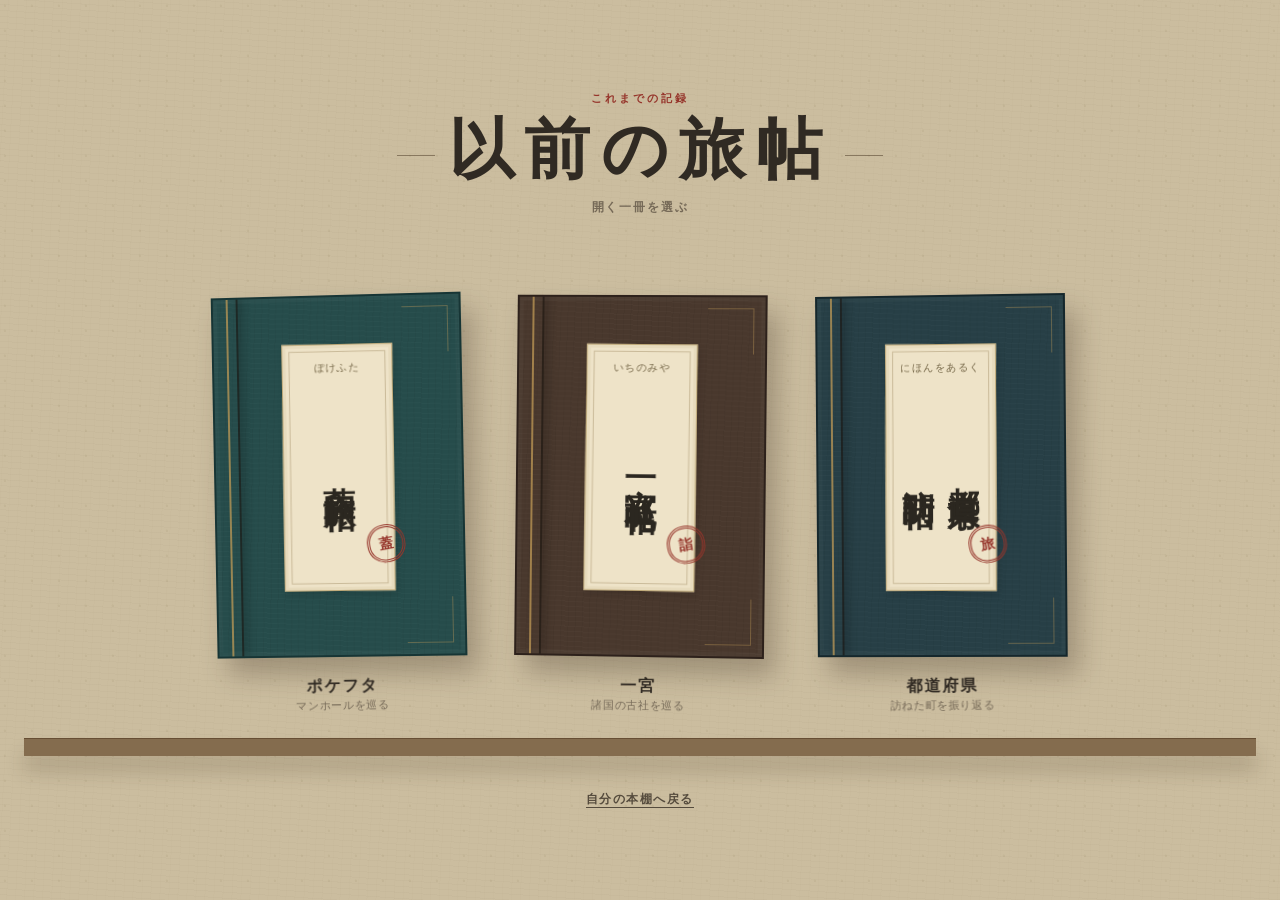
<file: archive.html>
<!doctype html>
<html lang="ja">
<head>
  <meta charset="utf-8">
  <meta name="viewport" content="width=device-width, initial-scale=1">
  <meta name="theme-color" content="#5c4935">
  <meta name="description" content="これまで作成したポケフタ、一宮、都道府県の三冊を開く目次。">
  <title>以前の旅帖｜三冊の目次</title>
  <link rel="manifest" href="manifest.webmanifest">
  <link rel="icon" href="assets/icons/app-icon-192.png">
  <link rel="apple-touch-icon" href="assets/icons/apple-touch-icon.png">
  <link rel="stylesheet" href="assets/css/contents.css">
</head>
<body>
  <main class="contents" id="main">
    <header class="contents-heading">
      <p>これまでの記録</p>
      <h1>以前の旅帖</h1>
      <span>開く一冊を選ぶ</span>
    </header>

    <nav class="book-selection" aria-label="以前の旅帖を選ぶ">
      <a class="book-choice book-pokefuta" href="pokefuta.html">
        <span class="mini-cover">
          <span class="mini-binding" aria-hidden="true"></span>
          <span class="mini-label"><small>ぽけふた</small><strong>蓋印旅帖</strong><i aria-hidden="true">蓋</i></span>
        </span>
        <span class="book-caption"><strong>ポケフタ</strong><small>マンホールを巡る</small></span>
      </a>

      <a class="book-choice book-ichinomiya" href="ichinomiya/index.html">
        <span class="mini-cover">
          <span class="mini-binding" aria-hidden="true"></span>
          <span class="mini-label"><small>いちのみや</small><strong>一宮巡礼帖</strong><i aria-hidden="true">詣</i></span>
        </span>
        <span class="book-caption"><strong>一宮</strong><small>諸国の古社を巡る</small></span>
      </a>

      <a class="book-choice book-todofuken" href="todofuken/index.html">
        <span class="mini-cover">
          <span class="mini-binding" aria-hidden="true"></span>
          <span class="mini-label"><small>にほんをあるく</small><strong>都道府県<br>訪問帖</strong><i aria-hidden="true">旅</i></span>
        </span>
        <span class="book-caption"><strong>都道府県</strong><small>訪ねた町を振り返る</small></span>
      </a>
    </nav>

    <a class="collection-home" href="index.html">自分の本棚へ戻る</a>
  </main>
  <script src="assets/js/pwa.js"></script>
</body>
</html>
</file>
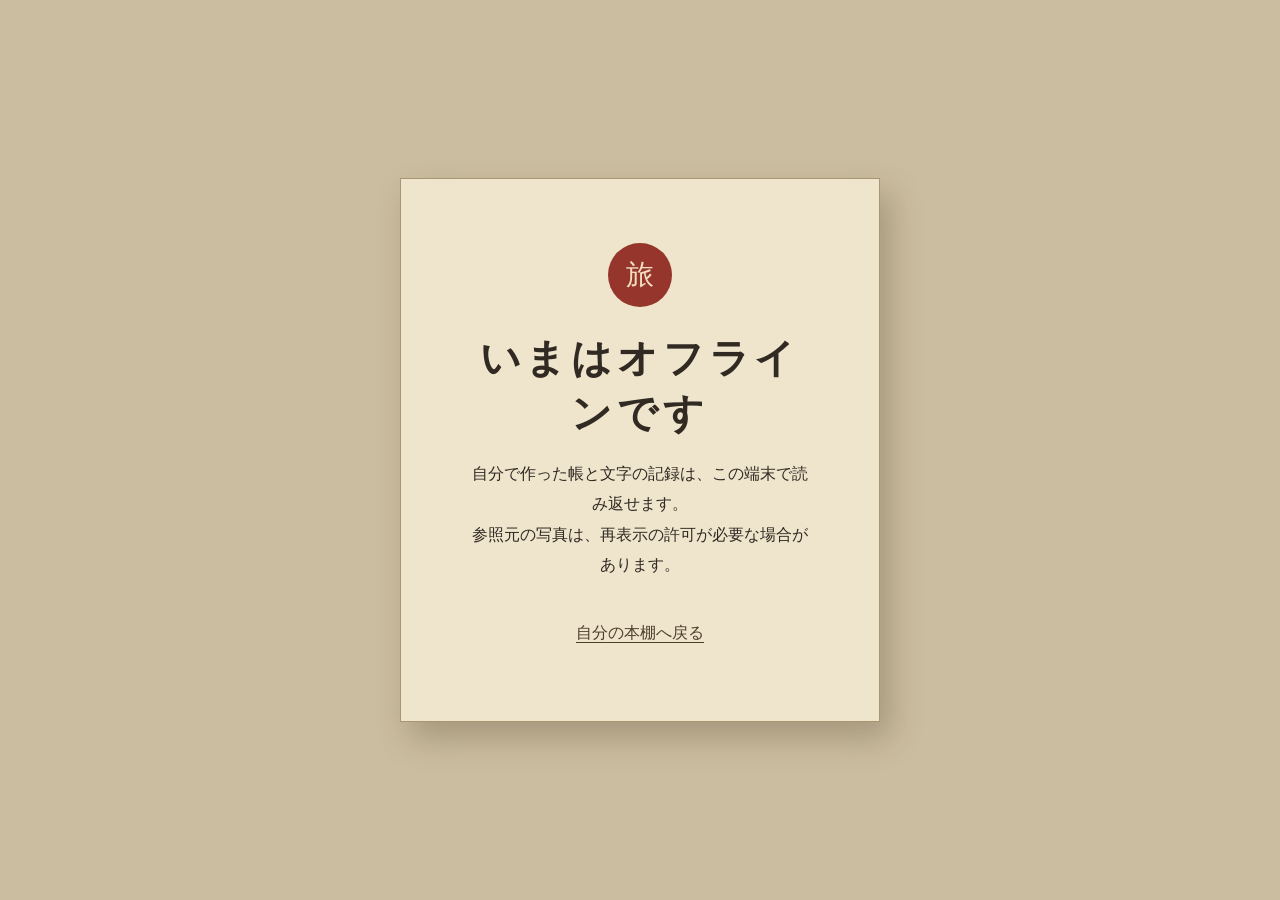
<file: offline.html>
<!doctype html>
<html lang="ja">
<head>
  <meta charset="utf-8">
  <meta name="viewport" content="width=device-width, initial-scale=1">
  <meta name="theme-color" content="#5c4935">
  <title>オフライン｜旅の目次</title>
  <link rel="manifest" href="manifest.webmanifest">
  <link rel="icon" href="assets/icons/app-icon-192.png">
  <link rel="apple-touch-icon" href="assets/icons/apple-touch-icon.png">
  <style>
    *,*::before,*::after{box-sizing:border-box}html{-webkit-text-size-adjust:100%}body{min-width:320px;min-height:100svh;margin:0;display:grid;place-items:center;padding:24px;color:#302a23;background:#cbbd9f;font-family:"Yu Mincho","YuMincho",serif}.note{width:min(100%,480px);padding:clamp(36px,8vw,64px);background:#efe4cc;border:1px solid #a99570;box-shadow:10px 16px 30px rgba(57,43,24,.25);text-align:center}.seal{display:grid;place-items:center;width:64px;height:64px;margin:0 auto 24px;color:#f2dfc0;background:#96352b;border-radius:50%;font-size:28px}.note h1{margin:0 0 18px;font-size:clamp(1.6rem,7vw,2.5rem);letter-spacing:.12em}.note p{margin:0 0 30px;line-height:1.9}.note a{display:inline-block;padding:.8rem 1.2rem;color:#4e3e2d;text-underline-offset:.25em}
  </style>
</head>
<body>
  <main class="note">
    <span class="seal" aria-hidden="true">旅</span>
    <h1>いまはオフラインです</h1>
    <p>自分で作った帳と文字の記録は、この端末で読み返せます。<br>参照元の写真は、再表示の許可が必要な場合があります。</p>
    <a href="index.html">自分の本棚へ戻る</a>
  </main>
  <script src="assets/js/pwa.js"></script>
</body>
</html>
</file>
<file: assets/css/contents.css>
@charset "UTF-8";

:root {
  --ink: #302a23;
  --muted: #756957;
  --paper: #efe4cc;
  --red: #96352b;
  --serif: "Yu Mincho", "YuMincho", "Hiragino Mincho ProN", "HGS明朝E", serif;
  --sans: "Yu Gothic", "YuGothic", "Hiragino Kaku Gothic ProN", sans-serif;
}

*, *::before, *::after { box-sizing: border-box; }
html { -webkit-text-size-adjust: 100%; text-size-adjust: 100%; }
body {
  min-width: 320px;
  min-height: 100svh;
  margin: 0;
  overflow-x: hidden;
  color: var(--ink);
  background-color: #cbbd9f;
  background-image:
    repeating-linear-gradient(4deg, transparent 0 5px, rgba(64, 47, 25, .022) 5px 6px),
    radial-gradient(circle at 18% 23%, rgba(74, 50, 20, .055) 0 1px, transparent 1.5px);
  background-size: auto, 27px 25px;
  font-family: var(--sans);
}
body::before {
  content: "";
  position: fixed;
  inset: 0;
  pointer-events: none;
  opacity: .38;
  background: repeating-linear-gradient(93deg, transparent 0 8px, rgba(67, 47, 21, .018) 8px 9px);
}
a { color: inherit; -webkit-tap-highlight-color: transparent; }

.contents {
  position: relative;
  z-index: 1;
  min-height: 100svh;
  display: grid;
  align-content: center;
  gap: clamp(2rem, 5vw, 4rem);
  width: min(1120px, calc(100% - 36px));
  margin: auto;
  padding: clamp(2rem, 5vw, 4rem) 0;
}
.contents::after {
  content: "";
  position: absolute;
  z-index: -1;
  left: -5%;
  right: -5%;
  bottom: clamp(5.8rem, 12vw, 9rem);
  height: 18px;
  background: #846c4e;
  border-top: 1px solid rgba(65, 43, 21, .45);
  box-shadow: 0 15px 20px rgba(57, 39, 21, .2);
}

.contents-heading {
  position: relative;
  width: max-content;
  max-width: 100%;
  margin: 0 auto;
  padding: .75rem 3.2rem 1rem;
  text-align: center;
}
.contents-heading::before,
.contents-heading::after {
  content: "";
  position: absolute;
  top: 50%;
  width: 38px;
  border-top: 1px solid rgba(70, 53, 33, .5);
}
.contents-heading::before { left: 0; }
.contents-heading::after { right: 0; }
.contents-heading p { margin: 0 0 .25rem; color: var(--red); font: 700 .7rem var(--serif); letter-spacing: .28em; }
.contents-heading h1 { margin: 0; font: 700 clamp(2.3rem, 6vw, 4.1rem)/1.25 var(--serif); letter-spacing: .16em; }
.contents-heading span { display: block; margin-top: .55rem; color: var(--muted); font: 600 .72rem var(--serif); letter-spacing: .16em; }

.book-selection {
  display: grid;
  grid-template-columns: repeat(3, minmax(170px, 250px));
  justify-content: center;
  align-items: end;
  gap: clamp(1rem, 4vw, 3.4rem);
}
.book-choice {
  display: grid;
  gap: 1.15rem;
  justify-items: center;
  text-decoration: none;
  perspective: 900px;
  transform: rotate(var(--tilt));
  transition: transform .22s ease;
}
.book-choice:nth-child(1) { --tilt: -1.1deg; }
.book-choice:nth-child(2) { --tilt: .6deg; }
.book-choice:nth-child(3) { --tilt: -0.45deg; }
.book-choice:hover,
.book-choice:focus-visible { transform: translateY(-10px) rotate(0); outline: none; }
.book-choice:focus-visible .mini-cover { outline: 3px solid var(--red); outline-offset: 5px; }

.mini-cover {
  position: relative;
  width: 100%;
  aspect-ratio: .69;
  display: block;
  overflow: hidden;
  color: #eadcbd;
  background-color: var(--cover);
  background-image:
    repeating-linear-gradient(3deg, rgba(255,255,255,.018) 0 1px, transparent 1px 5px),
    repeating-linear-gradient(92deg, rgba(0,0,0,.04) 0 1px, transparent 1px 7px);
  border: 2px solid var(--cover-edge);
  box-shadow: 11px 17px 25px rgba(45, 33, 20, .28), inset 0 0 0 4px rgba(255,255,255,.025);
  transform: rotateY(-2deg);
}
.mini-cover::before,
.mini-cover::after {
  content: "";
  position: absolute;
  right: 11px;
  width: 46px;
  height: 46px;
  border-right: 1px solid rgba(197, 159, 91, .38);
}
.mini-cover::before { top: 11px; border-top: 1px solid rgba(197, 159, 91, .38); }
.mini-cover::after { bottom: 11px; border-bottom: 1px solid rgba(197, 159, 91, .38); }
.book-pokefuta { --cover: #264c4b; --cover-edge: #173535; }
.book-ichinomiya { --cover: #49382d; --cover-edge: #2d211b; }
.book-todofuken { --cover: #273f46; --cover-edge: #15272c; }
.mini-binding {
  position: absolute;
  left: 13px;
  top: 0;
  bottom: 0;
  width: 12px;
  border-left: 2px solid rgba(196, 157, 87, .72);
  border-right: 2px solid rgba(25, 19, 15, .62);
  box-shadow: 5px 0 8px rgba(0,0,0,.16);
}
.mini-label {
  position: absolute;
  top: 13%;
  left: 50%;
  width: 45%;
  height: 69%;
  padding: 1rem .35rem .7rem;
  color: #2b2720;
  background: #eee3c8;
  border: 1px solid #bfa978;
  box-shadow: inset 0 0 0 3px rgba(157,125,66,.08), 2px 4px 7px rgba(0,0,0,.12);
  text-align: center;
  transform: translateX(-50%) rotate(.25deg);
}
.mini-label::before { content: ""; position: absolute; inset: 6px; border: 1px solid rgba(121,92,46,.3); }
.mini-label small { position: relative; z-index: 1; display: block; color: #766849; font-size: clamp(.48rem, 1.1vw, .64rem); letter-spacing: .14em; white-space: nowrap; }
.mini-label strong { position: relative; z-index: 1; display: block; height: 78%; margin: .65rem auto 0; font: 700 clamp(1.15rem, 2.6vw, 2rem)/1.4 var(--serif); letter-spacing: .13em; writing-mode: vertical-rl; }
.mini-label i { position: absolute; z-index: 2; right: -11px; bottom: 11%; width: 38px; aspect-ratio: 1; display: grid; place-items: center; color: var(--red); border: 3px double currentColor; border-radius: 47%; font: 800 .88rem var(--serif); transform: rotate(-10deg); }
.book-caption { display: grid; gap: .15rem; text-align: center; }
.book-caption strong { font: 700 1rem var(--serif); letter-spacing: .14em; }
.book-caption small { color: var(--muted); font-size: .66rem; letter-spacing: .06em; }
.collection-home {
  justify-self: center;
  min-height: 44px;
  display: inline-flex;
  align-items: center;
  color: #554b3d;
  font: 700 .78rem var(--serif);
  letter-spacing: .12em;
  text-underline-offset: .35em;
}

@media (max-width: 720px) {
  .contents { width: calc(100% - 18px); gap: 1.8rem; padding: 1.5rem 0 2.2rem; }
  .contents::after { left: -2%; right: -2%; bottom: 5.25rem; height: 12px; }
  .contents-heading { padding-inline: 2.3rem; }
  .contents-heading::before, .contents-heading::after { width: 25px; }
  .contents-heading h1 { font-size: clamp(2rem, 10vw, 3.2rem); }
  .book-selection { grid-template-columns: repeat(3, minmax(0, 1fr)); gap: clamp(.45rem, 2.5vw, .8rem); }
  .book-choice { gap: .8rem; }
  .mini-cover { box-shadow: 5px 9px 14px rgba(45,33,20,.27); }
  .mini-binding { left: 7px; width: 8px; border-width: 1px; }
  .mini-label { width: 51%; padding: .65rem .2rem .45rem; }
  .mini-label small { font-size: clamp(.38rem, 1.7vw, .54rem); letter-spacing: .06em; }
  .mini-label strong { margin-top: .35rem; font-size: clamp(.9rem, 4vw, 1.2rem); letter-spacing: .08em; }
  .mini-label i { right: -7px; width: 28px; border-width: 2px; font-size: .7rem; }
  .book-caption strong { font-size: .88rem; letter-spacing: .08em; }
  .book-caption small { font-size: .58rem; letter-spacing: 0; }
}

@media (max-width: 390px) {
  .contents-heading p { font-size: .62rem; }
  .contents-heading span { font-size: .65rem; }
  .book-caption small { display: none; }
  .contents::after { bottom: 3.8rem; }
}

@media (hover: none) { .book-choice:hover { transform: rotate(var(--tilt)); } }
@media (prefers-reduced-motion: reduce) { *, *::before, *::after { transition: none !important; } }
</file>
